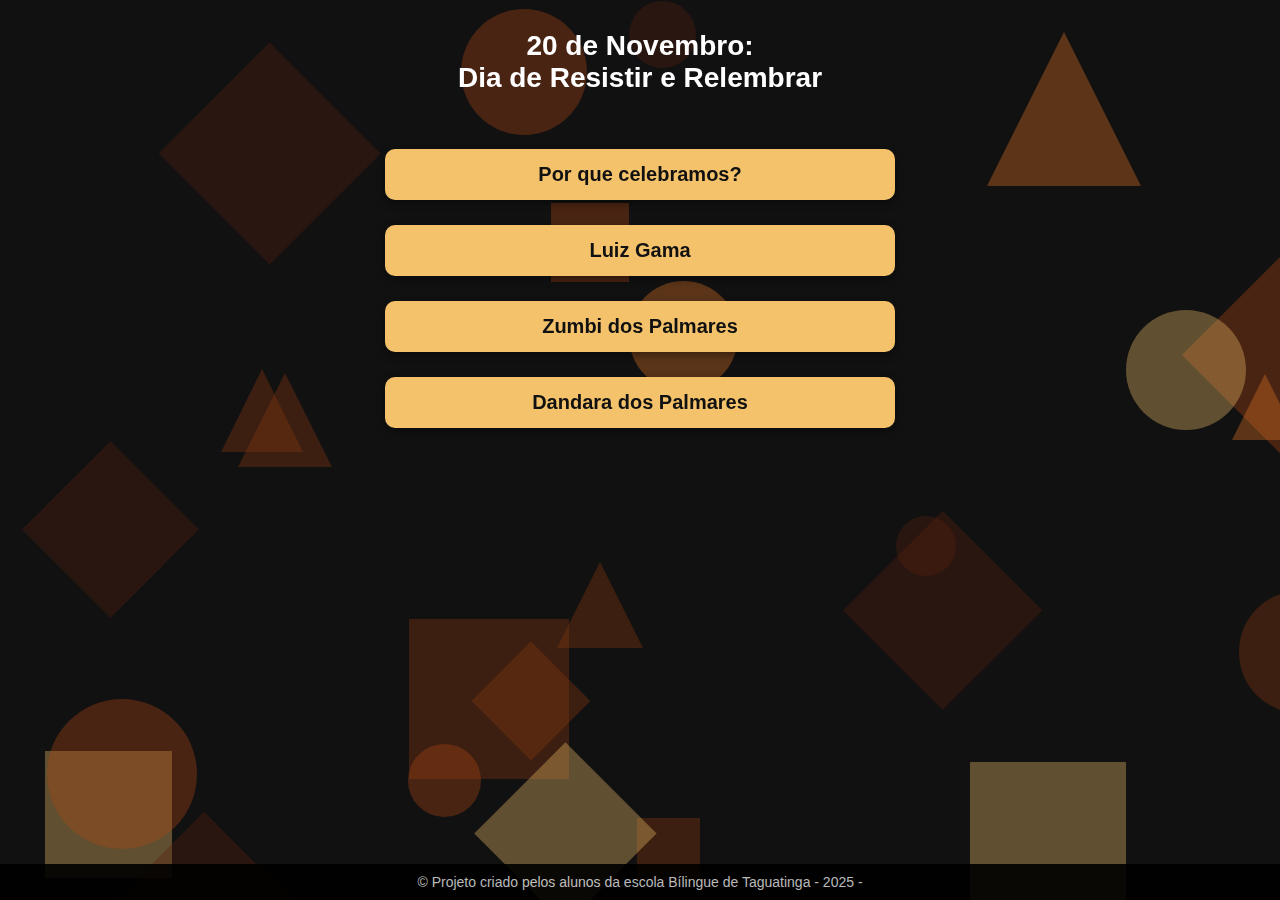
<file: index.html>
<!DOCTYPE html>
<html lang="pt-BR">
<head>
<meta charset="UTF-8">
<meta name="viewport" content="width=device-width, initial-scale=1.0">
<title>Projetos dos Alunos</title>

<style>
  body{
    margin: 0;
    font-family: Arial, sans-serif;
    color: #fff;
    background: #111;
    overflow-x: hidden;
  }

  /* Fundo */
  #bg{
    position: fixed;
    top:0; left:0;
    width:100%;
    height:100%;
    overflow:hidden;
    z-index:-1;
    pointer-events:none;
  }

  .forma{
    position:absolute;
    opacity:0.35;
    animation: mover 12s infinite linear;
  }

  @keyframes mover {
    0% { transform: translate(0,0) rotate(0deg) scale(1); }
    50% { transform: translate(80px, -40px) rotate(180deg) scale(1.3); }
    100% { transform: translate(-40px, 50px) rotate(360deg) scale(1); }
  }

  header{
    text-align:center;
    padding:30px 10px;
    font-size:28px;
    font-weight:bold;
  }

  .container{
    max-width:850px;
    margin:20px auto;
    padding:0 15px;
  }

  ul{
    list-style:none;
    padding:0;
    margin:0;
  }

  li{
    margin:25px 0;
    text-align:center;
    opacity:0;
    transform:translateY(20px);
    transition:0.5s;
  }

  a{
    text-decoration:none;
    display:block;
    width:100%;
    padding:14px 20px;
    font-size:20px;
    background:#f4c26b;
    color:#111;
    border-radius:10px;
    box-sizing:border-box;
    box-shadow:0 3px 8px #0006;
    font-weight:bold;
    transition:.3s;
  }

  @media (min-width: 900px){
    a{
      width: 60%;
      margin:auto;
    }
  }

  @media (min-width: 600px) and (max-width: 899px){
    a{
      width: 80%;
      margin:auto;
    }
  }

  @media (max-width: 599px){
    a{
      width: 100%;
      border-radius: 0;
    }
  }

  a:hover{
    transform:scale(1.05);
    background:#ffdd96;
  }

  /* FOOTER FIXO */
  footer{
    position: fixed;
    bottom: 0;
    left: 0;
    width: 100%;
    background: #000;
    color: #ccc;
    text-align: center;
    padding: 10px 0;
    font-size: 14px;
    opacity: 0.9;
  }
</style>
</head>

<body>

<div id="bg"></div>

<header>20 de Novembro: <br>Dia de Resistir e Relembrar <br> </header>

<div class="container">
  <ul id="lista">
    <li><a href="Sophia/consciencia negra/escola.html">Por que celebramos?</a></li>
    <li><a href="Ricardo/dia/ricardo.html">Luiz Gama</a></li>
    <li><a href="Miguel/dia/dia.html">Zumbi dos Palmares</a></li>
    <li><a href="Jamile/projetogpt/index.html">Dandara dos Palmares</a></li>
    <li><a href="Erick/consciencia negra/Consequencia negra/index.html">Tereza de Benguela</a></li>
  </ul> 
</div>

<footer>
  © Projeto criado pelos alunos da escola Bílingue de Taguatinga - 2025 - 
</footer>

<script>
  const bg = document.getElementById("bg");
  const cores = ["#f4c26b","#b34714","#8c3a12","#e97824","#59200d"];
  const tipos = ["quadrado", "circulo", "triangulo", "losango"];

  function criarForma(){
    const f = document.createElement("div");
    f.classList.add("forma");

    let size = Math.random() * 120 + 50;
    let tipo = tipos[Math.floor(Math.random() * tipos.length)];

    if(tipo === "quadrado"){
      f.style.width = size + "px";
      f.style.height = size + "px";
      f.style.background = cores[Math.floor(Math.random()*cores.length)];
    }

    if(tipo === "circulo"){
      f.style.width = size + "px";
      f.style.height = size + "px";
      f.style.borderRadius = "50%";
      f.style.background = cores[Math.floor(Math.random()*cores.length)];
    }

    if(tipo === "losango"){
      f.style.width = size + "px";
      f.style.height = size + "px";
      f.style.background = cores[Math.floor(Math.random()*cores.length)];
      f.style.transform = "rotate(45deg)";
    }

    if(tipo === "triangulo"){
      f.style.width = "0";
      f.style.height = "0";
      let cor = cores[Math.floor(Math.random()*cores.length)];
      f.style.borderLeft = size/2 + "px solid transparent";
      f.style.borderRight = size/2 + "px solid transparent";
      f.style.borderBottom = size + "px solid " + cor;
    }

    f.style.left = Math.random() * window.innerWidth + "px";
    f.style.top = Math.random() * window.innerHeight + "px";
    f.style.animationDuration = (6 + Math.random()*10) + "s";

    bg.appendChild(f);

    setTimeout(() => {
      f.remove();
      criarForma();
    }, 20000);
  }

  for(let i=0;i<25;i++){
    criarForma();
  }

  const itens = document.querySelectorAll("#lista li");
  itens.forEach((item, index)=>{
    setTimeout(()=>{
      item.style.opacity = "1";
      item.style.transform = "translateY(0)";
    }, index * 200);
  });
</script>

</body>
</html>
</file>
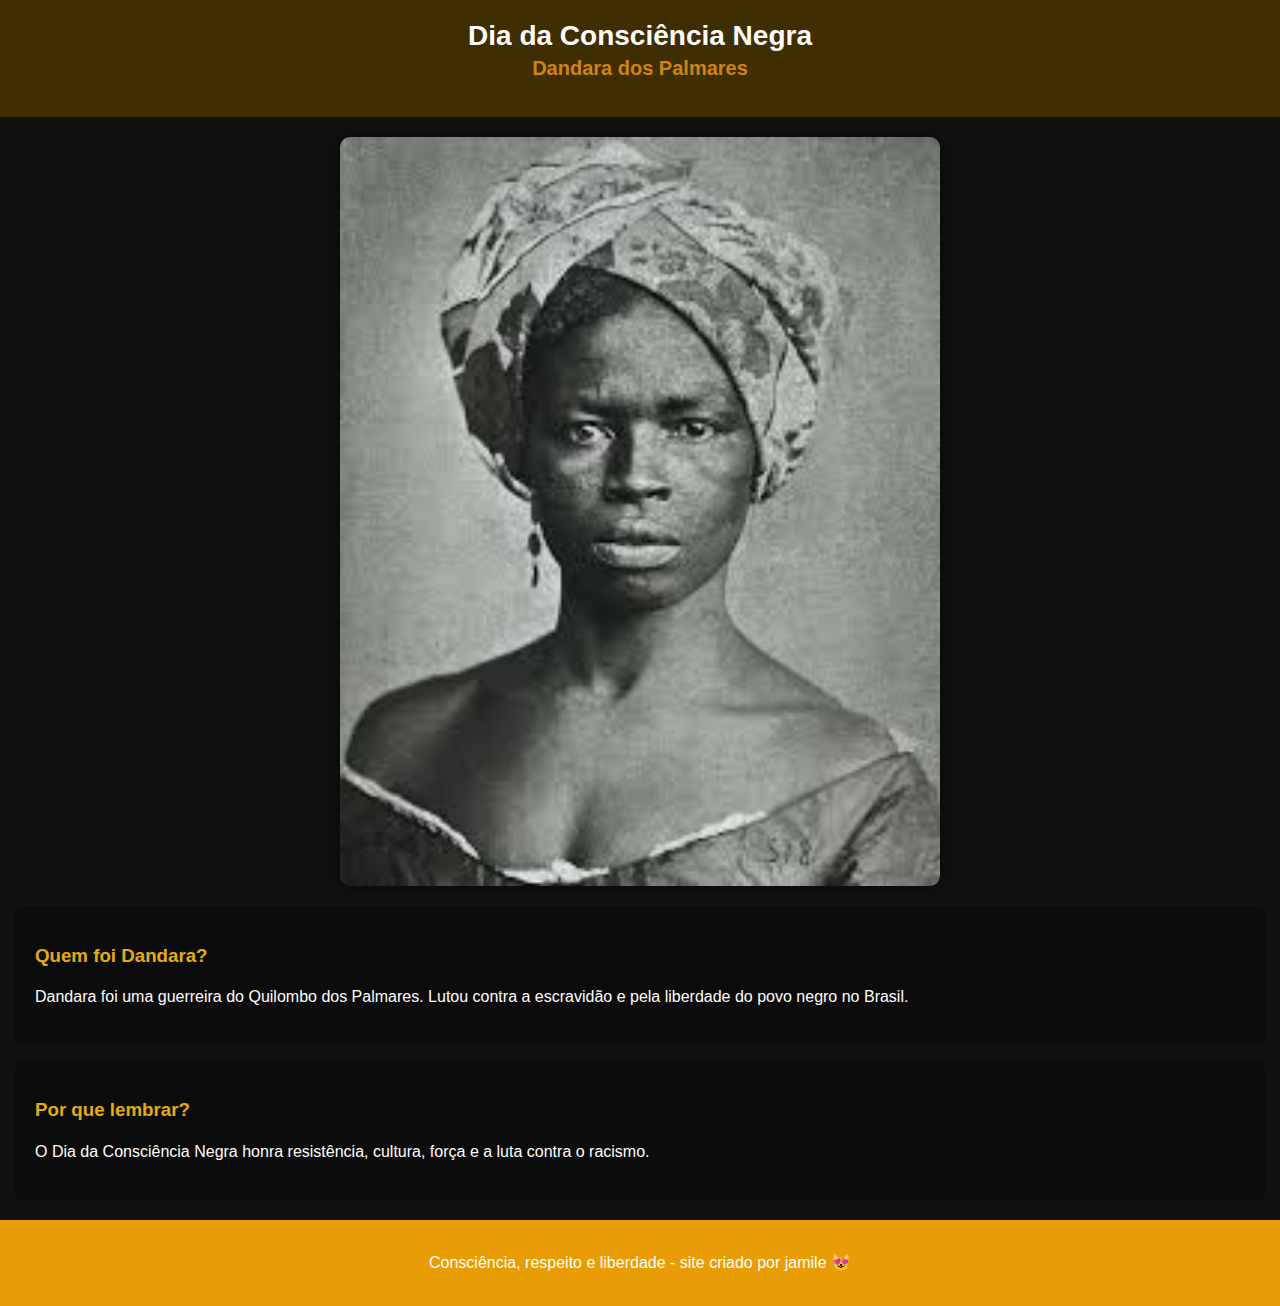
<file: Jamile/projetogpt/index.html>
<!DOCTYPE html>
<html lang="pt-BR">
<head>
  <meta charset="UTF-8" />
  <meta name="viewport" content="width=device-width, initial-scale=1.0" />
  <title>Consciência Negra - Dandara dos Palmares</title>
  <link rel="stylesheet" href="tranca.css" />
</head>
<body>
  <header>
    <h1>Dia da Consciência Negra</h1>
    <h2>Dandara dos Palmares</h2>
  </header>

  <img class="img-principal" src="images.jfif" alt="Imagem artística de Dandara dos Palmares" />

  <section class="sobre">
    <h3>Quem foi Dandara?</h3>
    <p>Dandara foi uma guerreira do Quilombo dos Palmares. Lutou contra a escravidão e pela liberdade do povo negro no Brasil.</p>
  </section>

  <section class="importancia">
    <h3>Por que lembrar?</h3>
    <p>O Dia da Consciência Negra honra resistência, cultura, força e a luta contra o racismo.</p>
  </section>

  <footer>
    <p>Consciência, respeito e liberdade - site criado por jamile 😻</p>
  </footer>
</body>
</html>
</file>
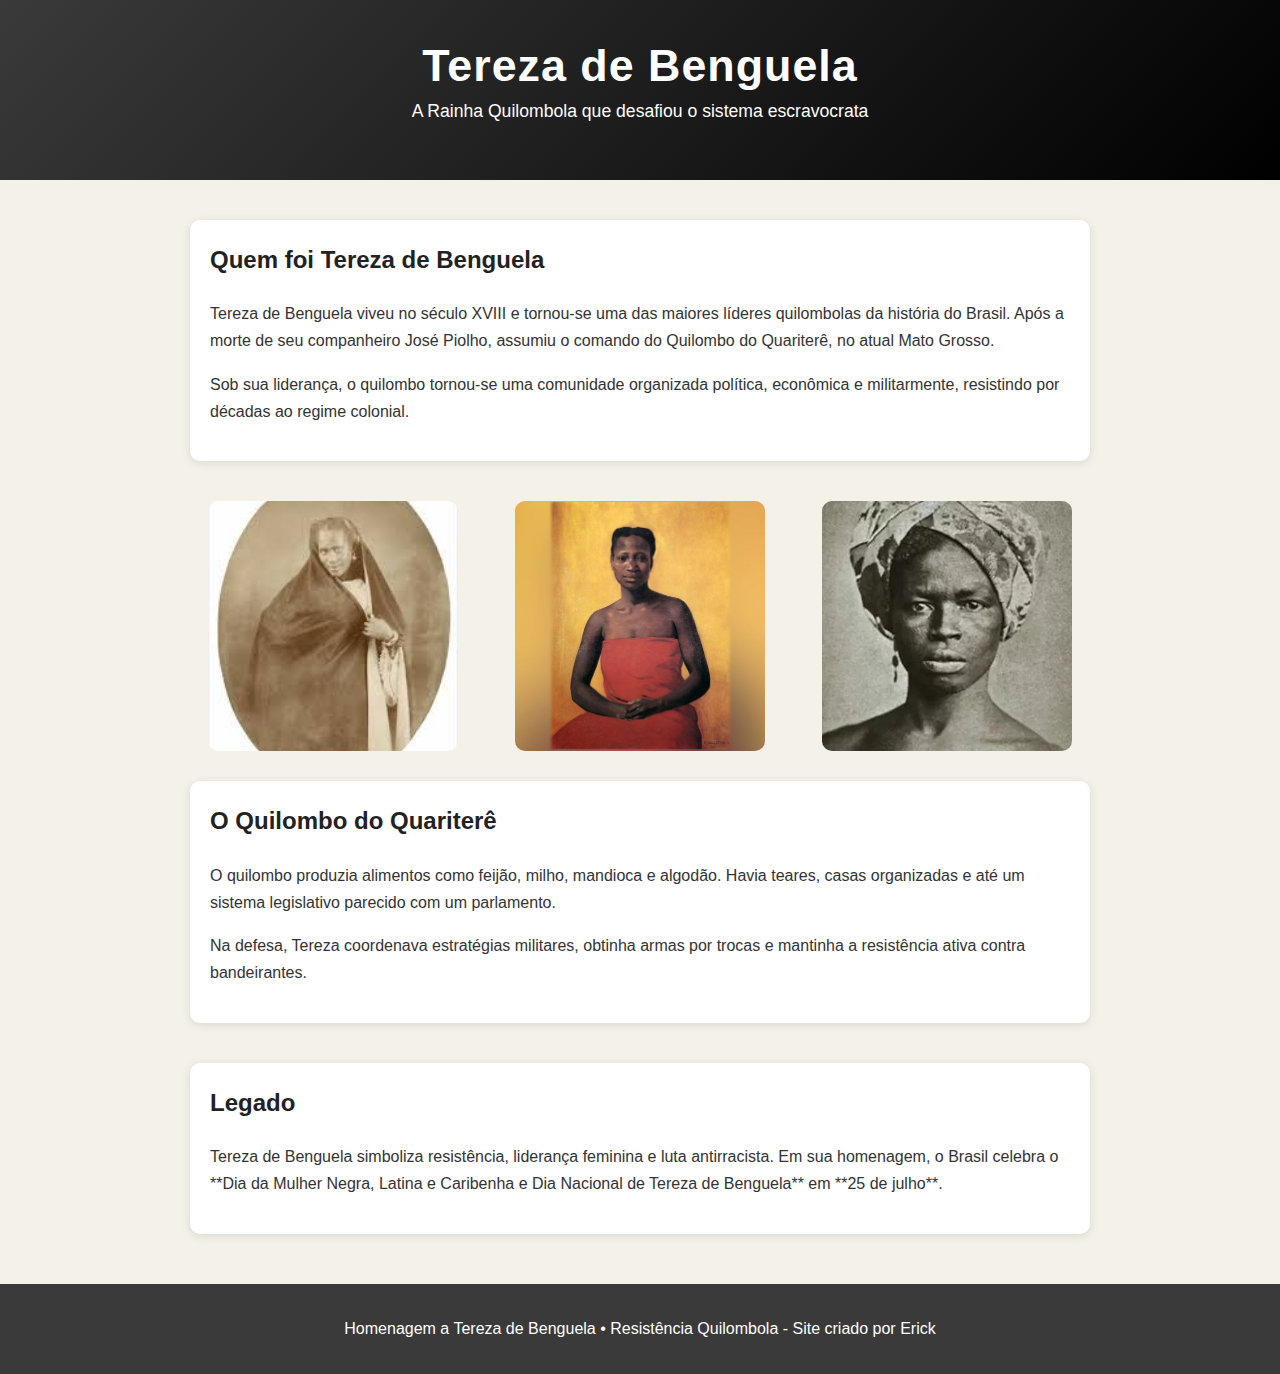
<file: Erick/consciencia negra/Consequencia negra/index.html>
<!DOCTYPE html>
<html lang="pt-BR">
<head>
  <meta charset="UTF-8" />
  <meta name="viewport" content="width=device-width, initial-scale=1.0" />
  <title>Tereza de Benguela – Rainha Quilombola</title>

  <style>
    body {
      margin: 0;
      font-family: Arial, sans-serif;
      background-color: #f4f1e9;
      color: #333;
    }

    header {
      background: linear-gradient(135deg, #3a3a3a, #000);
      color: white;
      padding: 40px 20px;
      text-align: center;
    }

    header h1 {
      margin: 0;
      font-size: 2.8rem;
      letter-spacing: 1px;
    }

    header p {
      margin-top: 10px;
      font-size: 1.1rem;
    }

    .content {
      max-width: 900px;
      margin: 40px auto;
      padding: 0 20px;
      line-height: 1.7;
    }

    /* --- IMAGENS DO MESMO TAMANHO (250PX) --- */
    .images {
      display: grid;
      grid-template-columns: repeat(auto-fit, minmax(250px, 1fr));
      gap: 20px;
      margin: 30px 0;
    }

    .images img {
      width: 250px;
      height: 250px;
      object-fit: cover;
      border-radius: 10px;
      margin: auto;
      display: block;
    }

    .card {
      background-color: white;
      padding: 20px;
      border-radius: 10px;
      box-shadow: 0 2px 10px rgba(0,0,0,0.1);
      transition: transform 0.3s;
      margin-bottom: 40px;
    }

    .card:hover {
      transform: translateY(-5px);
    }

    h2 {
      margin-top: 0;
      color: #222;
    }

    footer {
      background: #3a3a3a;
      color: white;
      text-align: center;
      padding: 20px;
      margin-top: 50px;
    }
  </style>
</head>

<body>

  <header>
    <h1>Tereza de Benguela</h1>
    <p>A Rainha Quilombola que desafiou o sistema escravocrata</p>
  </header>

  <div class="content">

    <section class="card">
      <h2>Quem foi Tereza de Benguela</h2>
      <p>
        Tereza de Benguela viveu no século XVIII e tornou-se uma das maiores líderes quilombolas da história do Brasil.
        Após a morte de seu companheiro José Piolho, assumiu o comando do Quilombo do Quariterê, no atual Mato Grosso.
      </p>
      <p>
        Sob sua liderança, o quilombo tornou-se uma comunidade organizada política, econômica e militarmente,
        resistindo por décadas ao regime colonial.
      </p>
    </section>

    <!-- Galeria com imagens 250px -->
    <section class="images">
      <img src="n.jpeg" alt="Retrato artístico de Tereza de Benguela">
      <img src="nn.jpeg" alt="Ilustração de Tereza de Benguela">
      <img src="tereza-benguela-faces-da-nossa-historia (1).webp" alt="Representação histórica de Tereza de Benguela">
      
    </section>

    <section class="card">
      <h2>O Quilombo do Quariterê</h2>
      <p>
        O quilombo produzia alimentos como feijão, milho, mandioca e algodão. Havia teares, casas organizadas
        e até um sistema legislativo parecido com um parlamento.
      </p>
      <p>
        Na defesa, Tereza coordenava estratégias militares, obtinha armas por trocas e mantinha a resistência ativa contra bandeirantes.
      </p>
    </section>

    <section class="card">
      <h2>Legado</h2>
      <p>
        Tereza de Benguela simboliza resistência, liderança feminina e luta antirracista.
        Em sua homenagem, o Brasil celebra o **Dia da Mulher Negra, Latina e Caribenha e Dia Nacional de Tereza de Benguela** em **25 de julho**.
      </p>
    </section>

  </div>

  <footer>
    <p>Homenagem a Tereza de Benguela • Resistência Quilombola - Site criado por Erick</p>
  </footer>

</body>
</html>
</file>
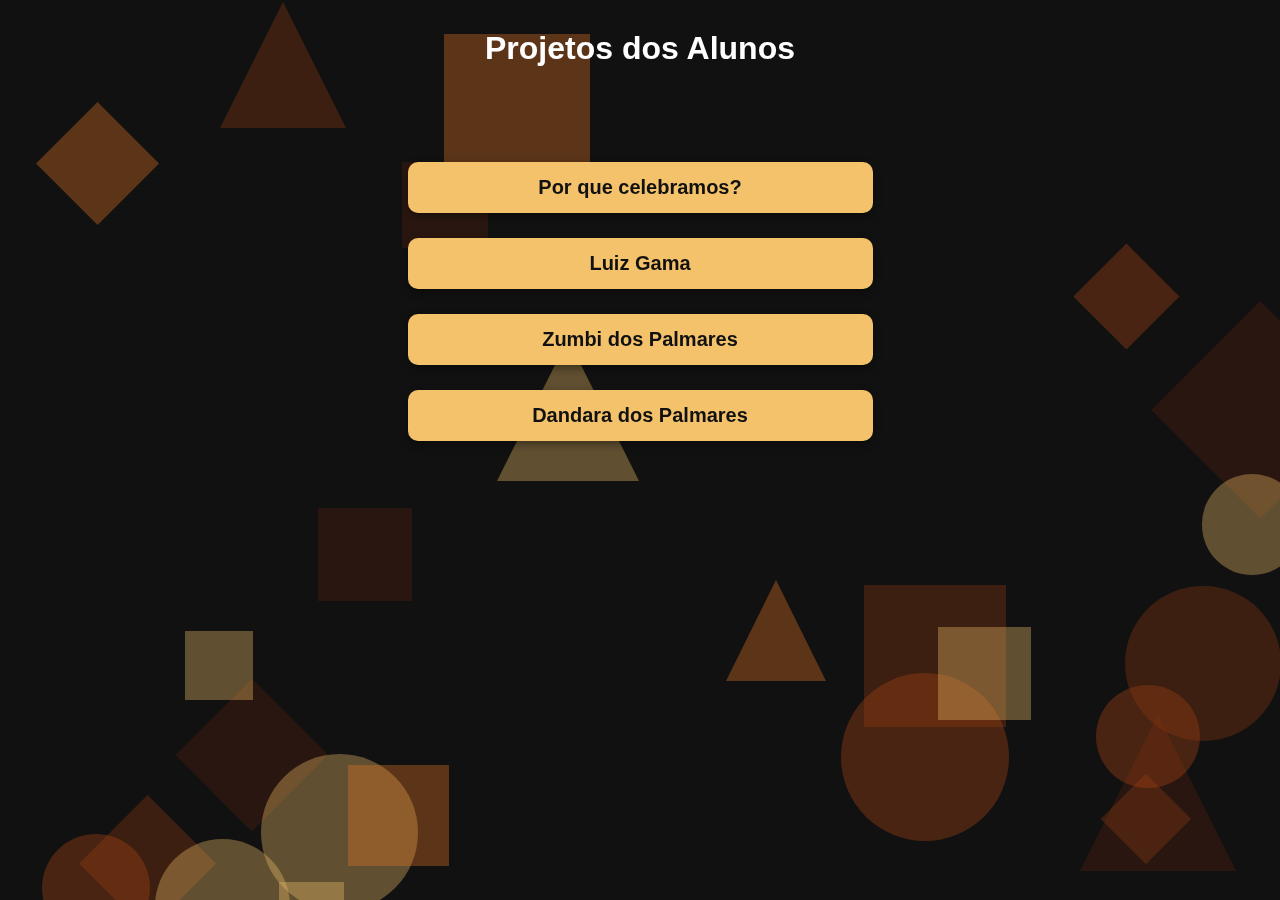
<file: diadaconsciencia.html>
<!DOCTYPE html>
<html lang="pt-BR">
<head>
<meta charset="UTF-8">
<meta name="viewport" content="width=device-width, initial-scale=1.0">
<title>Projetos dos Alunos</title>

<style>
  body{
    margin: 0;
    font-family: Arial, sans-serif;
    color: #fff;
    overflow-x: hidden;
    background: #111;
  }

  /* FUNDO */
  #bg{
    position: fixed;
    top:0; left:0;
    width:100%;
    height:100%;
    overflow:hidden;
    z-index:-1;
    pointer-events:none;
  }

  .forma{
    position:absolute;
    opacity:0.35;
    animation: mover 12s infinite linear;
  }

  @keyframes mover {
    0% { transform: translate(0,0) rotate(0deg) scale(1); }
    50% { transform: translate(80px, -40px) rotate(180deg) scale(1.3); }
    100% { transform: translate(-40px, 50px) rotate(360deg) scale(1); }
  }

  header{
    text-align:center;
    padding:30px;
    font-size:32px;
    font-weight:bold;
  }

  .container{
    max-width:850px;
    margin:20px auto;
    padding:20px;
  }

  ul{
    list-style:none;
    padding:0;
  }

  li{
    margin:25px 0;
    text-align:center;
    opacity:0;
    transform:translateY(20px);
    transition:0.5s;
  }

  /* ESTILO DOS TÍTULOS (RESPONSIVO) */
  a{
    text-decoration:none;
    display:flex;
    align-items:center;
    justify-content:center;
    padding:14px 20px;
    font-size:20px;
    background:#f4c26b;
    color:#111;
    border-radius:10px;
    box-shadow:0 3px 8px #0006;
    font-weight:bold;
    transition:.3s;
    margin:auto;
  }

  /* PC */
  @media (min-width: 900px){
    a{
      width: 50%;
    }
  }

  /* Tablet */
  @media (min-width: 600px) and (max-width: 899px){
    a{
      width: 70%;
    }
  }

  /* CELULAR – tela toda */
  @media (max-width: 599px){
    a{
      width: 100%;
      border-radius: 0; 
    }
  }

  a:hover{
    transform:scale(1.05);
    background:#ffdd96;
  }
</style>
</head>
<body>

<div id="bg"></div>

<header>Projetos dos Alunos</header>

<div class="container">
  <ul id="lista">
    <li><a href="Sophia/consciencia negra/escola.html">Por que celebramos?</a></li>
    <li><a href="Ricardo/dia/ricardo.html">Luiz Gama</a></li>
    <li><a href="Miguel/dia/dia.html">Zumbi dos Palmares</a></li>
    <li><a href="Jamile/projetogpt/index.html">Dandara dos Palmares</a></li>
    <li><a href="Erick/consciencia negra/Consequencia negra/index.html">Tereza de Benguela</a></li>
  </ul> 
</div>

<script>
  const bg = document.getElementById("bg");

  const cores = ["#f4c26b","#b34714","#8c3a12","#e97824","#59200d"];
  const tipos = ["quadrado", "circulo", "triangulo", "losango"];

  function criarForma(){
    const f = document.createElement("div");
    f.classList.add("forma");

    let size = Math.random() * 120 + 50;
    let tipo = tipos[Math.floor(Math.random() * tipos.length)];

    if(tipo === "quadrado"){
      f.style.width = size + "px";
      f.style.height = size + "px";
      f.style.background = cores[Math.floor(Math.random()*cores.length)];
    }

    if(tipo === "circulo"){
      f.style.width = size + "px";
      f.style.height = size + "px";
      f.style.borderRadius = "50%";
      f.style.background = cores[Math.floor(Math.random()*cores.length)];
    }

    if(tipo === "losango"){
      f.style.width = size + "px";
      f.style.height = size + "px";
      f.style.background = cores[Math.floor(Math.random()*cores.length)];
      f.style.transform = "rotate(45deg)";
    }

    if(tipo === "triangulo"){
      f.style.width = "0";
      f.style.height = "0";
      let cor = cores[Math.floor(Math.random()*cores.length)];
      f.style.borderLeft = size/2 + "px solid transparent";
      f.style.borderRight = size/2 + "px solid transparent";
      f.style.borderBottom = size + "px solid " + cor;
    }

    f.style.left = Math.random() * window.innerWidth + "px";
    f.style.top = Math.random() * window.innerHeight + "px";
    f.style.animationDuration = (6 + Math.random()*10) + "s";

    bg.appendChild(f);

    setTimeout(() => {
      f.remove();
      criarForma();
    }, 20000);
  }

  for(let i=0;i<25;i++){
    criarForma();
  }

  const itens = document.querySelectorAll("#lista li");
  itens.forEach((item, index)=>{
    setTimeout(()=>{
      item.style.opacity = "1";
      item.style.transform = "translateY(0)";
    }, index * 200);
  });
</script>

</body>
</html>
</file>
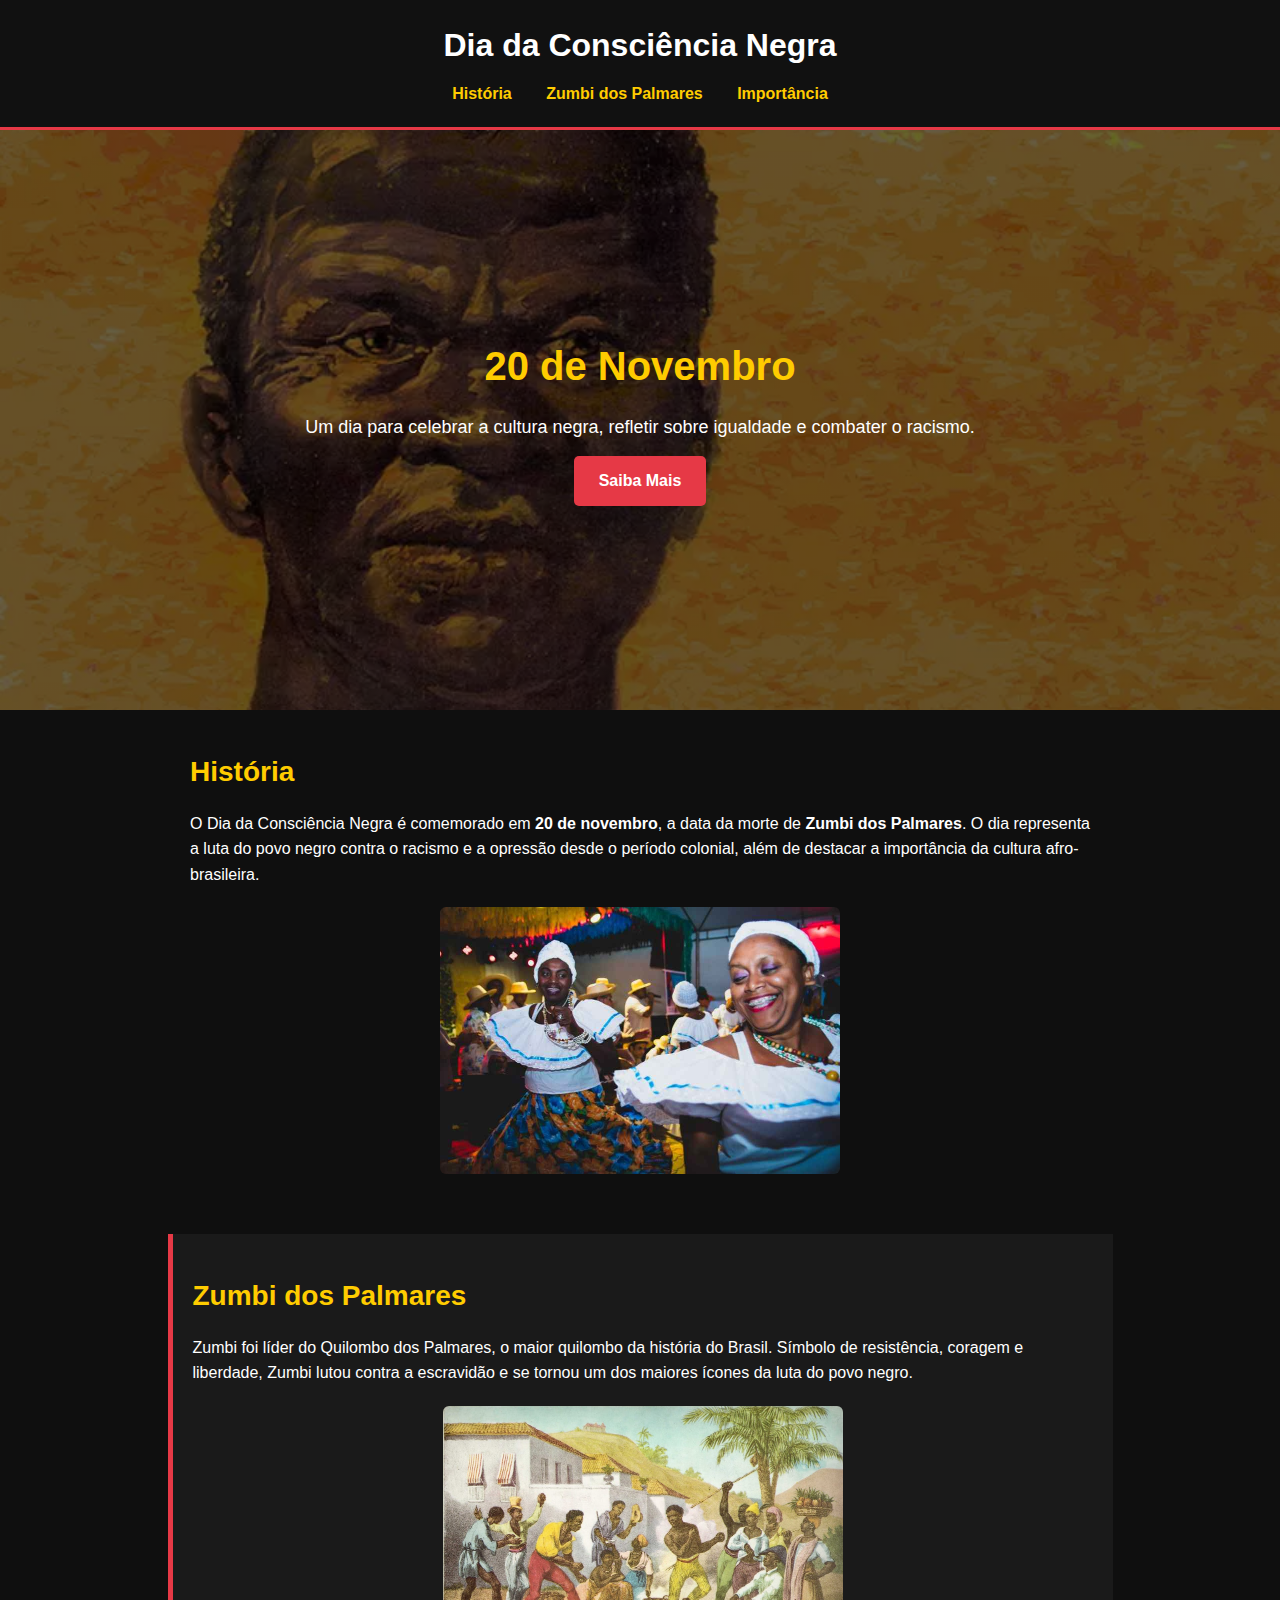
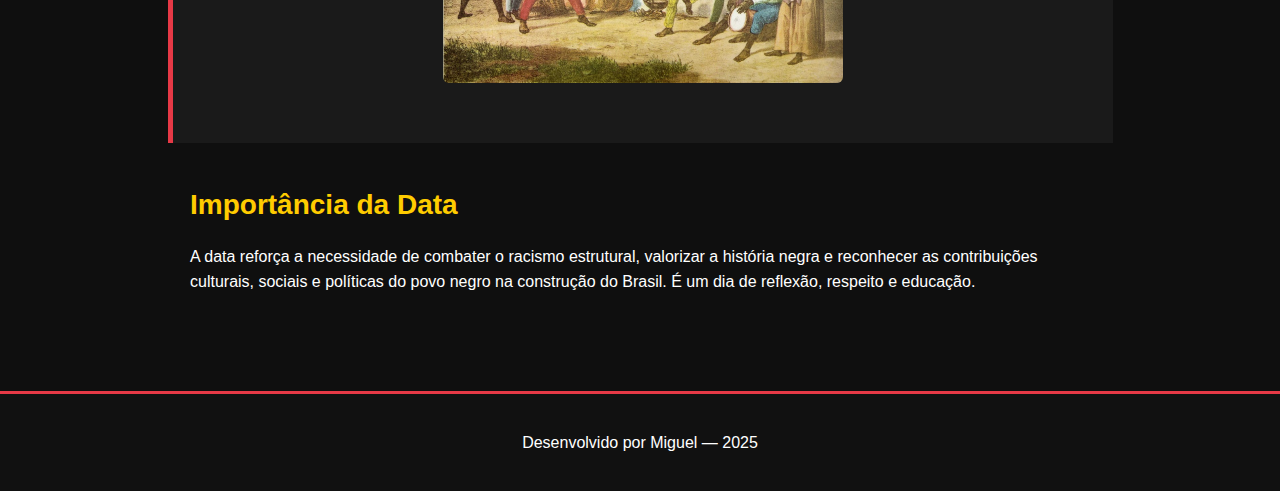
<file: Miguel/dia/dia.html>
<!DOCTYPE html>
<html lang="pt-BR">
<head>
  <meta charset="UTF-8">
  <meta name="viewport" content="width=device-width, initial-scale=1.0">
  <title>Dia da Consciência Negra</title>
  <link rel="stylesheet" href="dias.css">
</head>
<body>
  <header>
    <h1>Dia da Consciência Negra</h1>
    <nav>
      <a href="#historia">História</a>
      <a href="#zumbi">Zumbi dos Palmares</a>
      <a href="#importancia">Importância</a>
    </nav>
  </header>

  <section class="hero">
    <div class="hero-content">
      <h2>20 de Novembro</h2>
      <p>Um dia para celebrar a cultura negra, refletir sobre igualdade e combater o racismo.</p>
      <a href="https://www.youtube.com/watch?v=vZKoVgqHV_Y" class="btn">Saiba Mais</a>
    </div>
  </section>

  <section id="historia" class="content">
    <h2>História</h2>
    <p>
      O Dia da Consciência Negra é comemorado em <strong>20 de novembro</strong>, a data da morte de
      <strong>Zumbi dos Palmares</strong>. O dia representa a luta do povo negro contra o racismo e a
      opressão desde o período colonial, além de destacar a importância da cultura afro-brasileira.
    </p>
    <img src="20191015104844958708a.jpg" width="400px">
  </section>

  <section id="zumbi" class="content dark">
    <h2>Zumbi dos Palmares</h2>
    <p>
      Zumbi foi líder do Quilombo dos Palmares, o maior quilombo da história do Brasil.
      Símbolo de resistência, coragem e liberdade, Zumbi lutou contra a escravidão e se tornou
      um dos maiores ícones da luta do povo negro.
    </p>
    <img src="1_QhNkqlN8d8fG26aDvnrtAw.jpg" width="400px">
  </section>

  <section id="importancia" class="content">
    <h2>Importância da Data</h2>
    <p>
      A data reforça a necessidade de combater o racismo estrutural, valorizar a história negra e
      reconhecer as contribuições culturais, sociais e políticas do povo negro na construção do Brasil.
      É um dia de reflexão, respeito e educação.
    </p>
   
  </section>

  <footer>
    <p>Desenvolvido por Miguel — 2025</p>
  </footer>
</body>
</html>
</file>
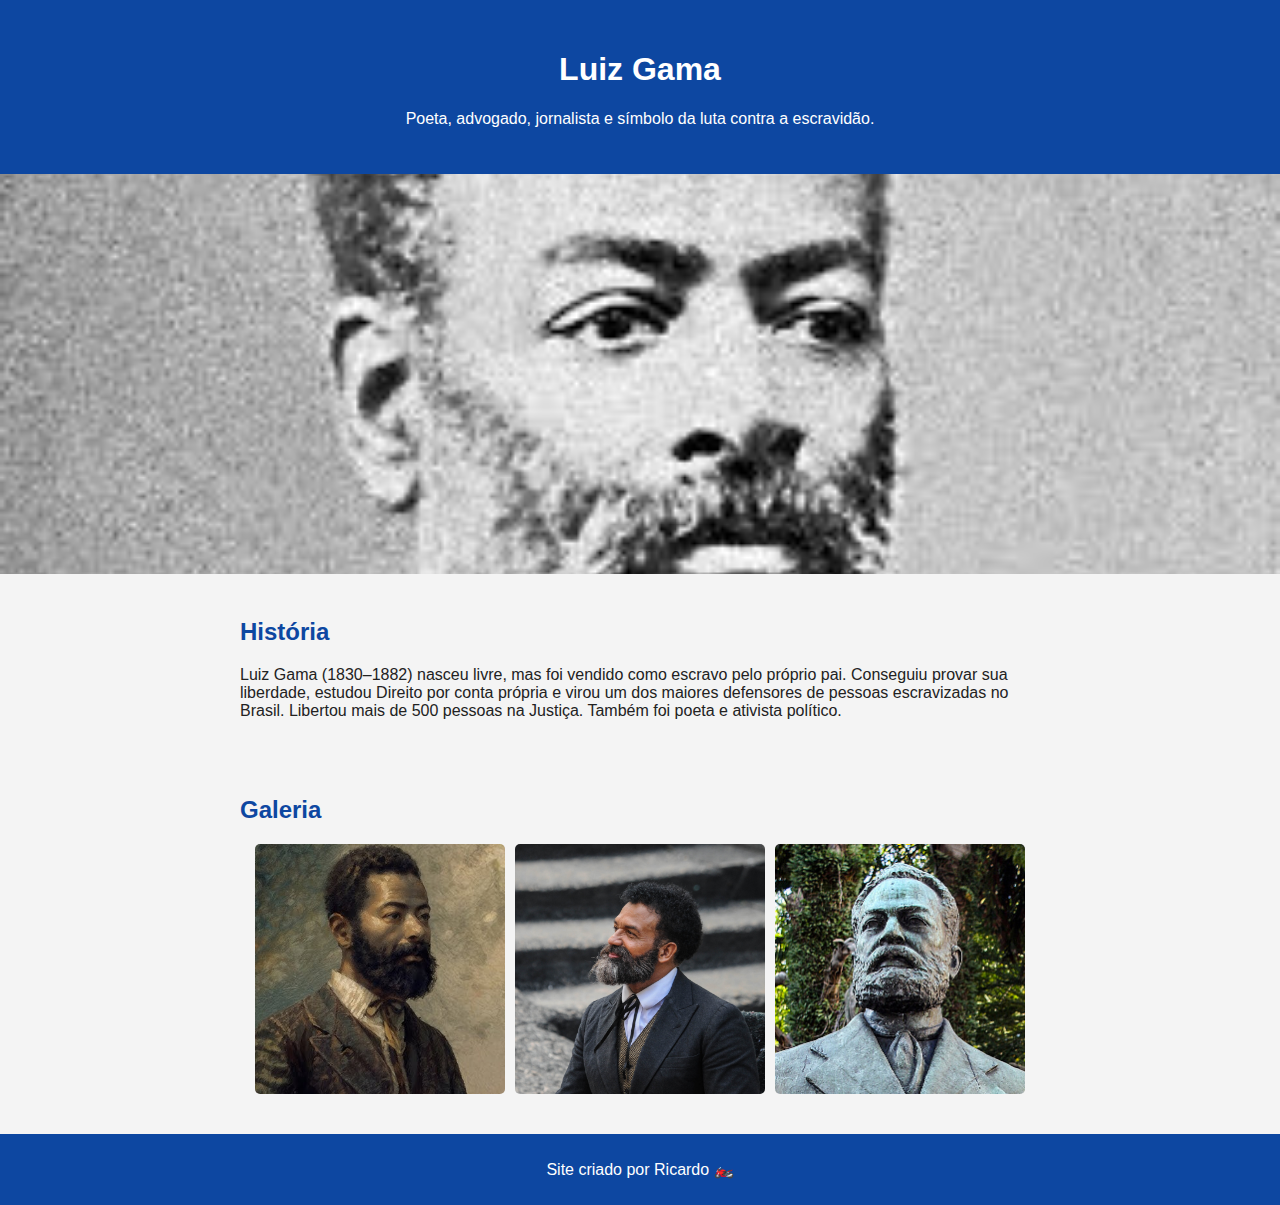
<file: Ricardo/dia/ricardo.html>
<!DOCTYPE html>
<html lang="pt-BR">
<head>
    <meta charset="UTF-8">
    <title>Luiz Gama - História</title>
    <link rel="stylesheet" href="style.css">
</head>
<body>

<header>
    <h1>Luiz Gama</h1>
    <p>Poeta, advogado, jornalista e símbolo da luta contra a escravidão.</p>
</header>

<section class="hero">
    <img src="boi.jpg" alt="Luiz Gama">
</section>

<section class="bio">
    <h2>História</h2>
    <p>
        Luiz Gama (1830–1882) nasceu livre, mas foi vendido como escravo pelo próprio pai.
        Conseguiu provar sua liberdade, estudou Direito por conta própria e virou um dos
        maiores defensores de pessoas escravizadas no Brasil.
        Libertou mais de 500 pessoas na Justiça. Também foi poeta e ativista político.
    </p>
</section>

<section class="fotos">
    <h2>Galeria</h2>
    <div class="galeria">
        <img src="rato.jpg" alt="">
        <img src="uva.jpg" alt="">
        <img src="pao.jpeg" alt="">
    </div>
</section>

<footer>
    <p>Site criado por Ricardo 🏍️</p>
</footer>

</body>
</html>
</file>
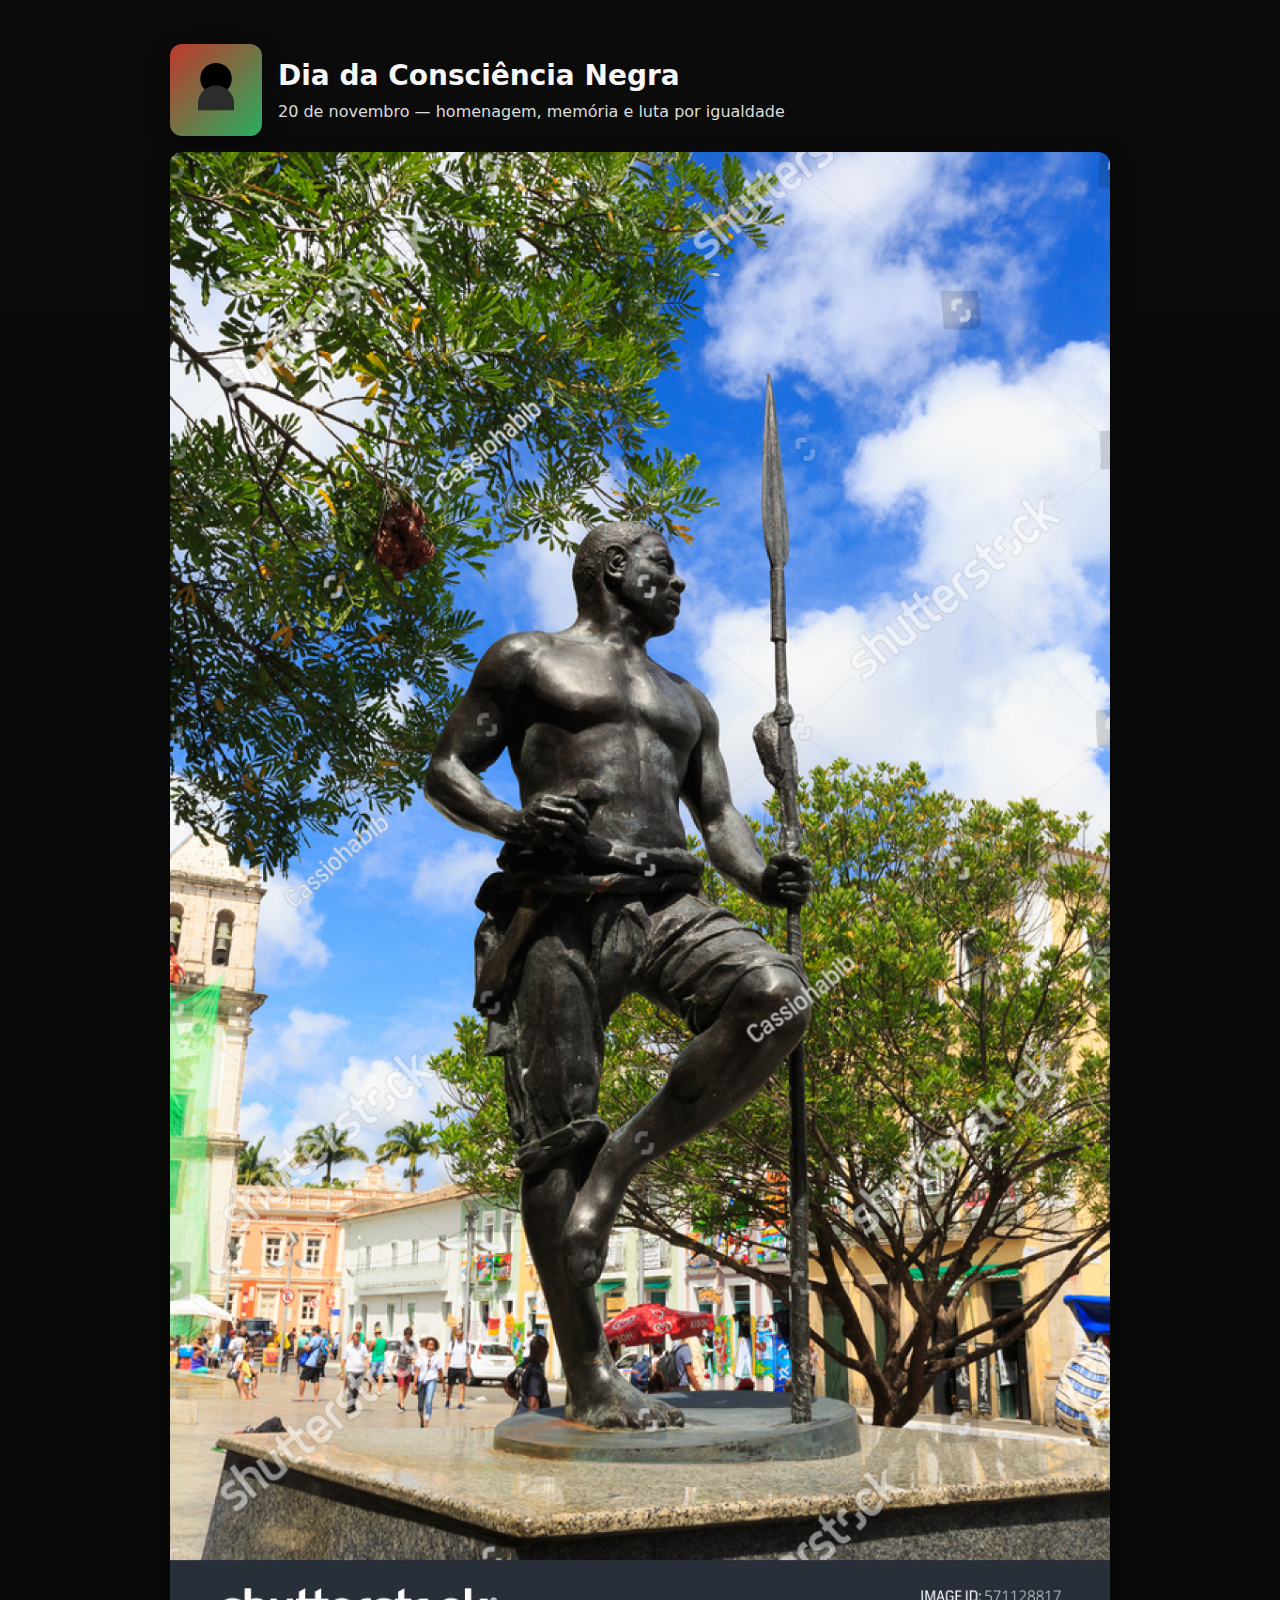
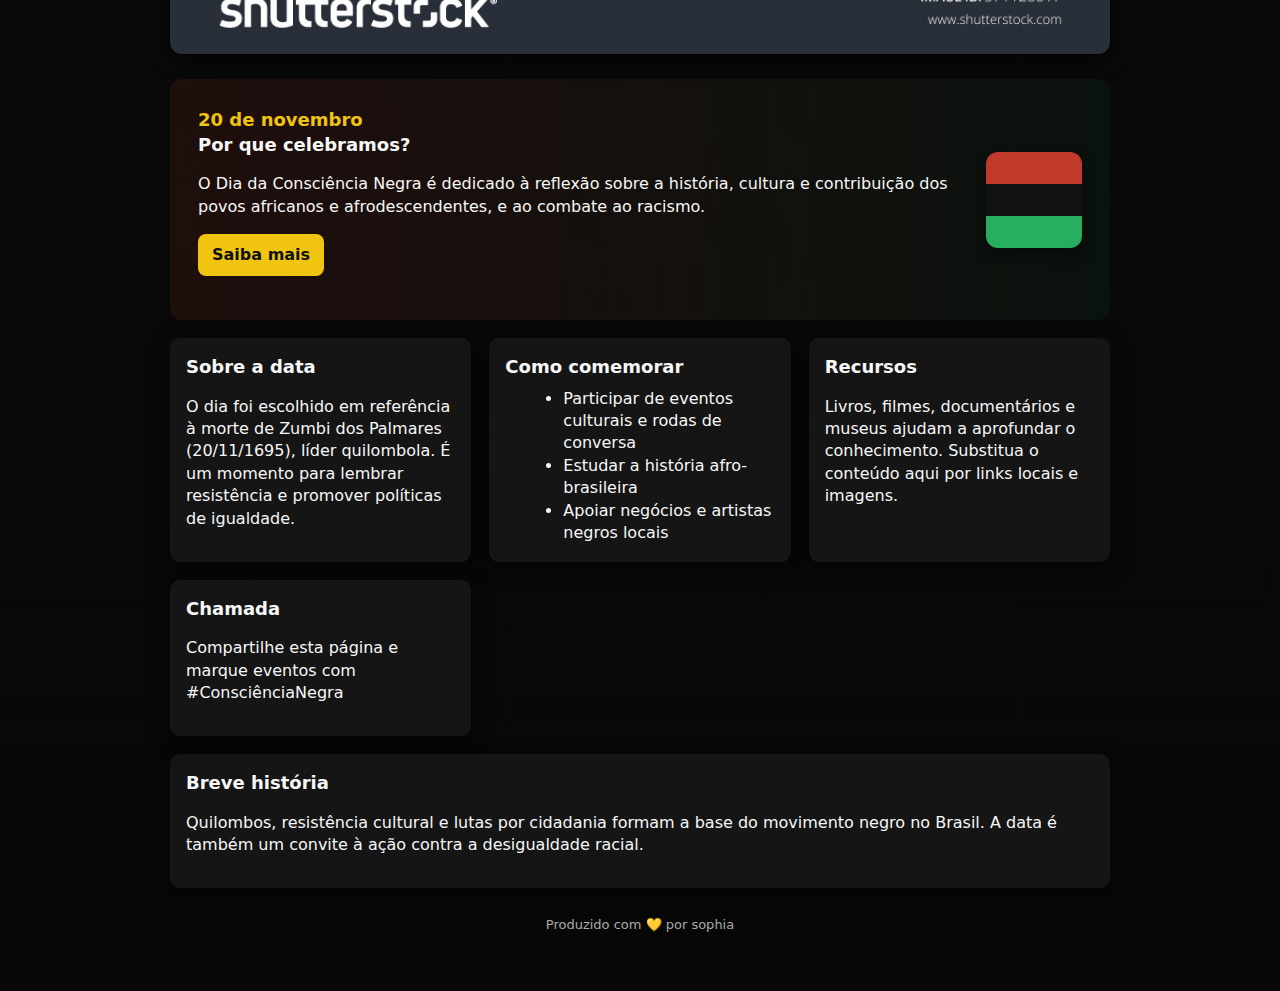
<file: Sophia/consciencia negra/escola.html>
<!doctype html>
<html lang="pt-BR">
<head>
  <meta charset="utf-8" />
  <meta name="viewport" content="width=device-width, initial-scale=1" />
  <title>Dia da Consciência Negra — 20 de novembro</title>
  <style>
    :root{
      --bg:#0b0b0b;
      --text:#f7f7f7;
      --accent:#f1c40f; /* amarelo */
      --pan-red:#c0392b;
      --pan-green:#27ae60;
      --pan-black:#111111;
      --card:#151515;
      font-family: Inter, system-ui, -apple-system, "Segoe UI", Roboto, "Helvetica Neue", Arial;
    }
    *{box-sizing:border-box}
    body{margin:0; background:linear-gradient(180deg,var(--bg),#070707); color:var(--text); line-height:1.4}
    .container{max-width:980px; margin:24px auto; padding:20px}
    header{display:flex; gap:16px; align-items:center}
    .logo{width:92px; height:92px; flex:0 0 92px; background:linear-gradient(135deg,var(--pan-red),var(--pan-green)); border-radius:12px; display:grid; place-items:center; box-shadow:0 6px 18px rgba(0,0,0,.6)}
    .logo svg{width:72px; height:72px}
    h1{margin:0; font-size:28px}
    p.lead{margin:6px 0 0; color:#dcdcdc}

    .hero{background:linear-gradient(90deg, rgba(192,57,43,0.12), rgba(39,174,96,0.06)); padding:28px; border-radius:12px; margin-top:18px; display:flex; gap:24px; align-items:center}
    .hero .text{flex:1}
    .date{font-weight:700; color:var(--accent); font-size:18px}

    .grid{display:grid; grid-template-columns:repeat(auto-fit,minmax(240px,1fr)); gap:18px; margin-top:18px}
    .card{background:var(--card); padding:16px; border-radius:10px; box-shadow:0 6px 18px rgba(0,0,0,.5)}
    h2{margin:0 0 8px 0; font-size:18px}
    ul{margin:8px 0 0 18px}
    a.button{display:inline-block; padding:10px 14px; border-radius:8px; text-decoration:none; color:var(--pan-black); background:var(--accent); font-weight:700}

    footer{margin-top:28px; text-align:center; color:#aaaaaa; font-size:13px}

    /* accessible focus */
    a:focus, button:focus {outline:3px solid #ffd54f; outline-offset:3px}

    /* responsive text */
    @media (max-width:520px){h1{font-size:20px}}
  </style>
</head>
<body>
  <div class="container">
    <header>
      <div class="logo" aria-hidden="true">
        <!-- simple afro silhouette icon -->
        <svg viewBox="0 0 64 64" fill="none" xmlns="http://www.w3.org/2000/svg" role="img" aria-label="Silhueta afro">
          <circle cx="32" cy="22" r="14" fill="black" />
          <path d="M16 44c0-8.837 7.163-16 16-16s16 7.163 16 16v6H16v-6z" fill="#2c2c2c" />
        </svg>
      </div>
      <div>
        <h1>Dia da Consciência Negra</h1>
        <p class="lead">20 de novembro — homenagem, memória e luta por igualdade</p>
      </div>
    </header>

    <!-- Imagem adicionada -->
    <div style="margin-top:16px; text-align:center;">
      <img src="bom.jpg" alt="Zumbi dos Palmares" style="max-width:100%; border-radius:12px; box-shadow:0 6px 18px rgba(0,0,0,.5)">
    </div>

    <section class="hero" aria-labelledby="hero-title">
      <div class="text">
        <div class="date">20 de novembro</div>
        <h2 id="hero-title">Por que celebramos?</h2>
        <p>O Dia da Consciência Negra é dedicado à reflexão sobre a história, cultura e contribuição dos povos africanos e afrodescendentes, e ao combate ao racismo.</p>
        <p style="margin-top:8px"><a class="button" href="https://www.youtube.com/watch?v=6pTrV7CSHUA">Saiba mais</a></p>
      </div>
      <div aria-hidden="true">
        <!-- decorative Pan-African color bars -->
        <div style="width:96px; height:96px; border-radius:12px; overflow:hidden; display:flex; flex-direction:column; box-shadow:0 6px 14px rgba(0,0,0,.4)">
          <div style="flex:1; background:var(--pan-red)"></div>
          <div style="flex:1; background:var(--pan-black)"></div>
          <div style="flex:1; background:var(--pan-green)"></div>
        </div>
      </div>
    </section>

    <main>
      <div class="grid">
        <article class="card" id="sobre">
          <h2>Sobre a data</h2>
          <p>O dia foi escolhido em referência à morte de Zumbi dos Palmares (20/11/1695), líder quilombola. É um momento para lembrar resistência e promover políticas de igualdade.</p>
        </article>

        <article class="card">
          <h2>Como comemorar</h2>
          <ul>
            <li>Participar de eventos culturais e rodas de conversa</li>
            <li>Estudar a história afro-brasileira</li>
            <li>Apoiar negócios e artistas negros locais</li>
          </ul>
        </article>

        <article class="card">
          <h2>Recursos</h2>
          <p>Livros, filmes, documentários e museus ajudam a aprofundar o conhecimento. Substitua o conteúdo aqui por links locais e imagens.</p>
        </article>

        <aside class="card" aria-labelledby="call-title">
          <h2 id="call-title">Chamada</h2>
          <p>Compartilhe esta página e marque eventos com #ConsciênciaNegra</p>
        </aside>
      </div>

      <section style="margin-top:18px" class="card" aria-labelledby="historia">
        <h2 id="historia">Breve história</h2>
        <p>Quilombos, resistência cultural e lutas por cidadania formam a base do movimento negro no Brasil. A data é também um convite à ação contra a desigualdade racial.</p>
      </section>

    </main>

    <footer>
      <p>Produzido com 💛 por sophia</p>
    </footer>
  </div>
</body>
</html>
</file>
<file: Jamile/projetogpt/tranca.css>
body {
    margin: 0;
    font-family: Arial, Helvetica, sans-serif;
    background: #111;
    color: #fffdfb;
  }
  
  header {
    text-align: center;
    padding: 20px;
    background: #3f2e02;
  }
  
  h1 {
    margin: 0;
    font-size: 28px;
  }
  
  h2 {
    margin-top: 5px;
    font-size: 20px;
    color: #ce8313;
  }
  
  section {
    padding: 20px;
    margin: 15px;
    background: #0d0c0c;
    border-radius: 8px;
  }
  
  h3 {
    color: #e3ac14;
  }
  
  p {
    line-height: 1.5;
  }
  
  footer {
    text-align: center;
    padding: 15px;
    background: #e89d06;
    margin-top: 20px;
  }
  
  /* Estilo da imagem principal */
  .img-principal {
    width: 100%;
    max-width: 600px;
    display: block;
    margin: 20px auto;
    border-radius: 10px;
    box-shadow: 0 0 15px rgba(0, 0, 0, 0.6);
  }
</file>
<file: Miguel/dia/dias.css>
/* ======== CONFIGURAÇÕES GERAIS ======== */
body {
    margin: 0;
    font-family: Arial, Helvetica, sans-serif;
    background: #0f0f0f;
    color: #fff;
    line-height: 1.6;
    overflow-x: hidden; /* impede coisas pra fora da tela */
}

h1, h2 {
    margin: 0;
}

/* ======== CABEÇALHO ======== */
header {
    background: #111;
    padding: 20px;
    text-align: center;
    border-bottom: 3px solid #e63946;
}

header h1 {
    font-size: 32px;
    margin-bottom: 10px;
}

nav a {
    color: #ffcc00;
    margin: 0 15px;
    text-decoration: none;
    font-weight: bold;
    transition: 0.3s;
}

nav a:hover {
    color: #e63946;
}

/* ======== HERO ======== */
.hero {
    background: linear-gradient(rgba(0, 0, 0, 0.6), rgba(0,0,0,0.6)),
    url('Dia-da-Consciencia-Negra-e-feriado-Entenda-origem-e-explicacao-sobre-data.webp')
    center/cover no-repeat;
    
    height: 60vh;
    display: flex;
    justify-content: center;
    align-items: center;
    text-align: center;
    padding: 20px;
}

.hero-content h2 {
    font-size: 40px;
    color: #ffcc00;
}

.hero-content p {
    font-size: 18px;
    margin: 15px 0;
}

.btn {
    display: inline-block;
    padding: 12px 25px;
    background: #e63946;
    color: #fff;
    border-radius: 5px;
    text-decoration: none;
    font-weight: bold;
    transition: 0.3s;
}

.btn:hover {
    background: #b02432;
}

/* ======== SEÇÕES ======== */
.content {
    padding: 40px 20px;
    max-width: 900px;
    margin: auto;
}

.content h2 {
    font-size: 28px;
    color: #ffcc00;
    margin-bottom: 10px;
}

.content img {
    width: 100%;
    max-width: 400px;
    border-radius: 6px;
    display: block;
    margin: 20px auto;
}

.dark {
    background: #1a1a1a;
    border-left: 5px solid #e63946;
}

/* ======== RODAPÉ ======== */
footer {
    text-align: center;
    padding: 20px;
    background: #111;
    border-top: 3px solid #e63946;
    margin-top: 40px;
}

/* =======================================
   RESPONSIVIDADE (CELULAR)
======================================= */
@media (max-width: 600px) {

    header h1 {
        font-size: 24px;
    }

    nav a {
        margin: 0 8px;
        font-size: 14px;
    }

    .hero {
        height: 50vh;
        padding: 10px;
        background-position: center;
    }

    .hero-content h2 {
        font-size: 28px;
    }

    .hero-content p {
        font-size: 16px;
    }

    .content {
        padding: 20px 15px;
    }

    .content h2 {
        font-size: 22px;
    }
}
</file>
<file: Ricardo/dia/style.css>
body {
    margin: 0;
    font-family: Arial;
    background: #f4f4f4;
    color: #222;
}

header {
    background: #0d47a1;
    color: white;
    text-align: center;
    padding: 30px;
}

.hero img {
    width: 100%;
    max-height: 400px;
    object-fit: cover;
}

.bio, .fotos {
    padding: 20px;
    max-width: 800px;
    margin: auto;
}

h2 {
    color: #0d47a1;
}

.galeria {
    display: flex;
    gap: 10px;
    justify-content: center;
    flex-wrap: wrap;
}

.galeria img {
    width: 250px;
    height: 250px;
    object-fit: cover;
    border-radius: 5px;
}

footer {
    background: #0d47a1;
    color: white;
    text-align: center;
    padding: 10px;
    margin-top: 20px;
}
</file>
